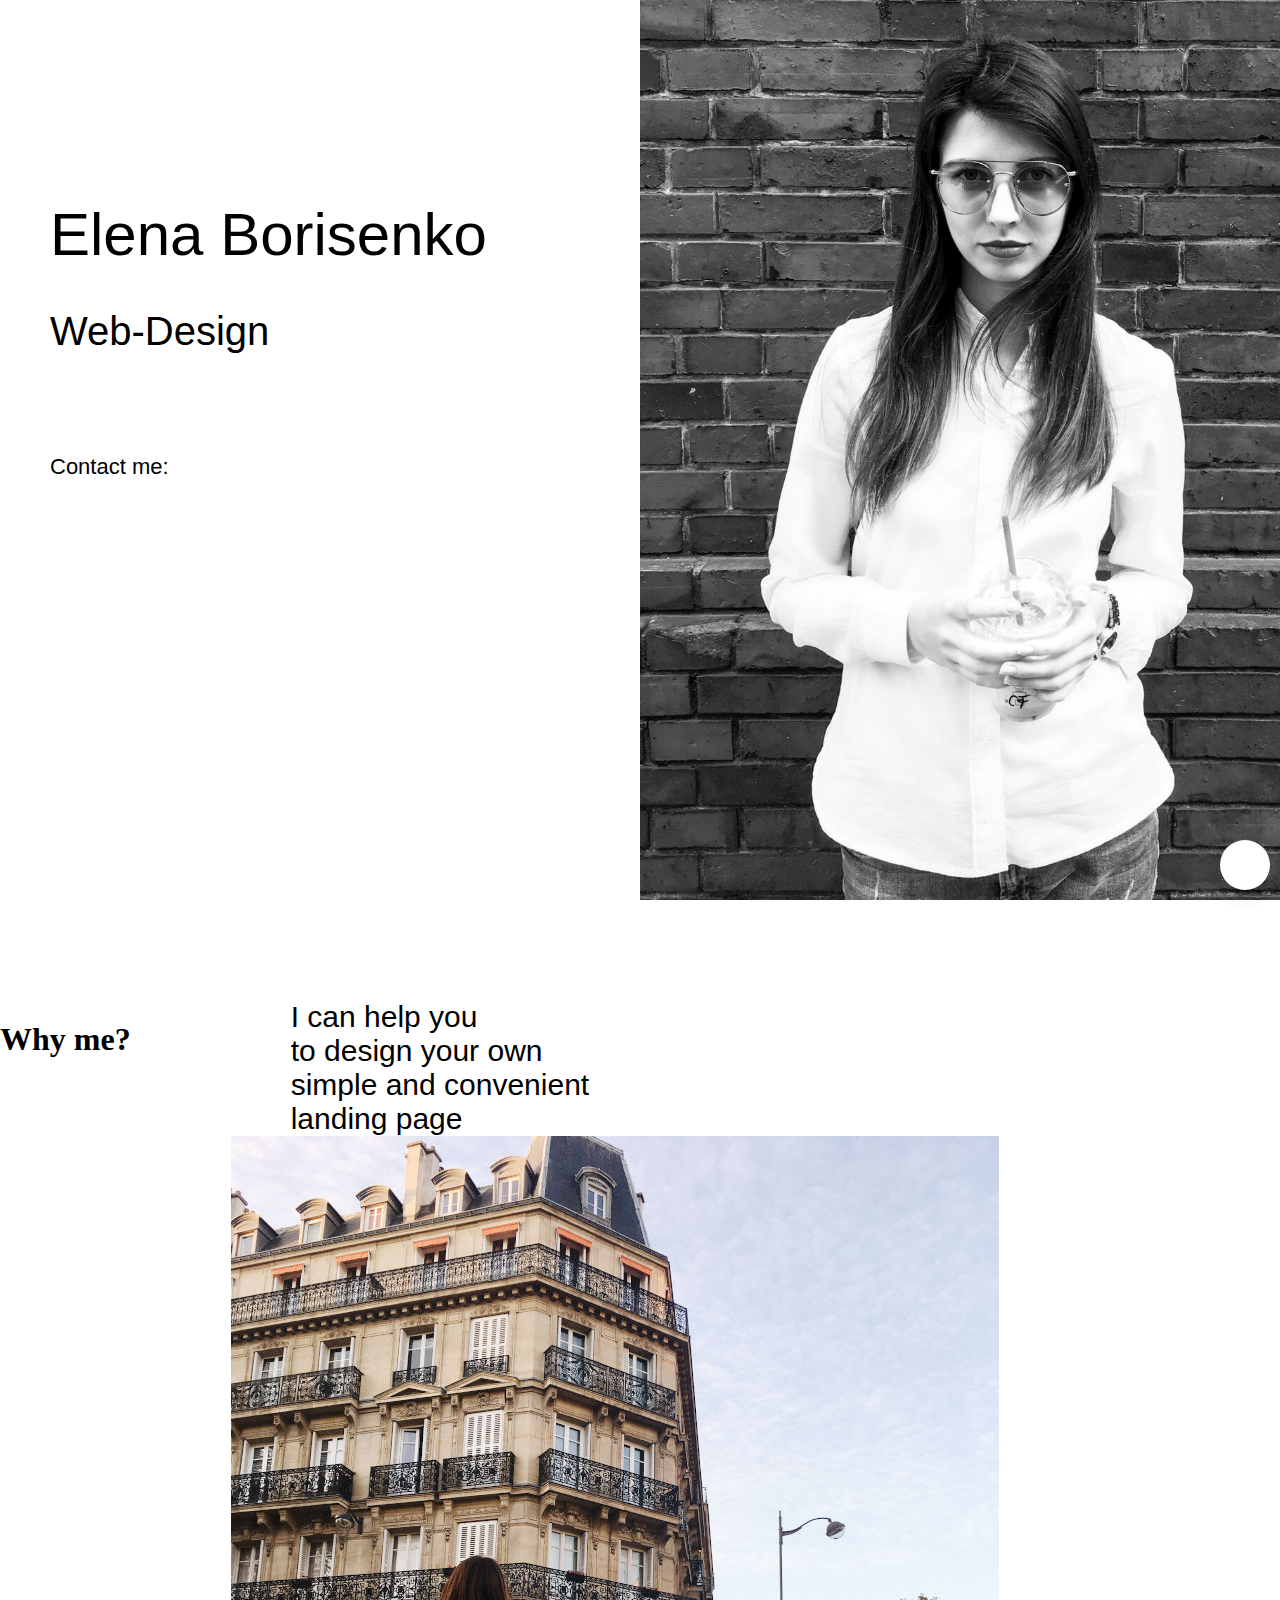
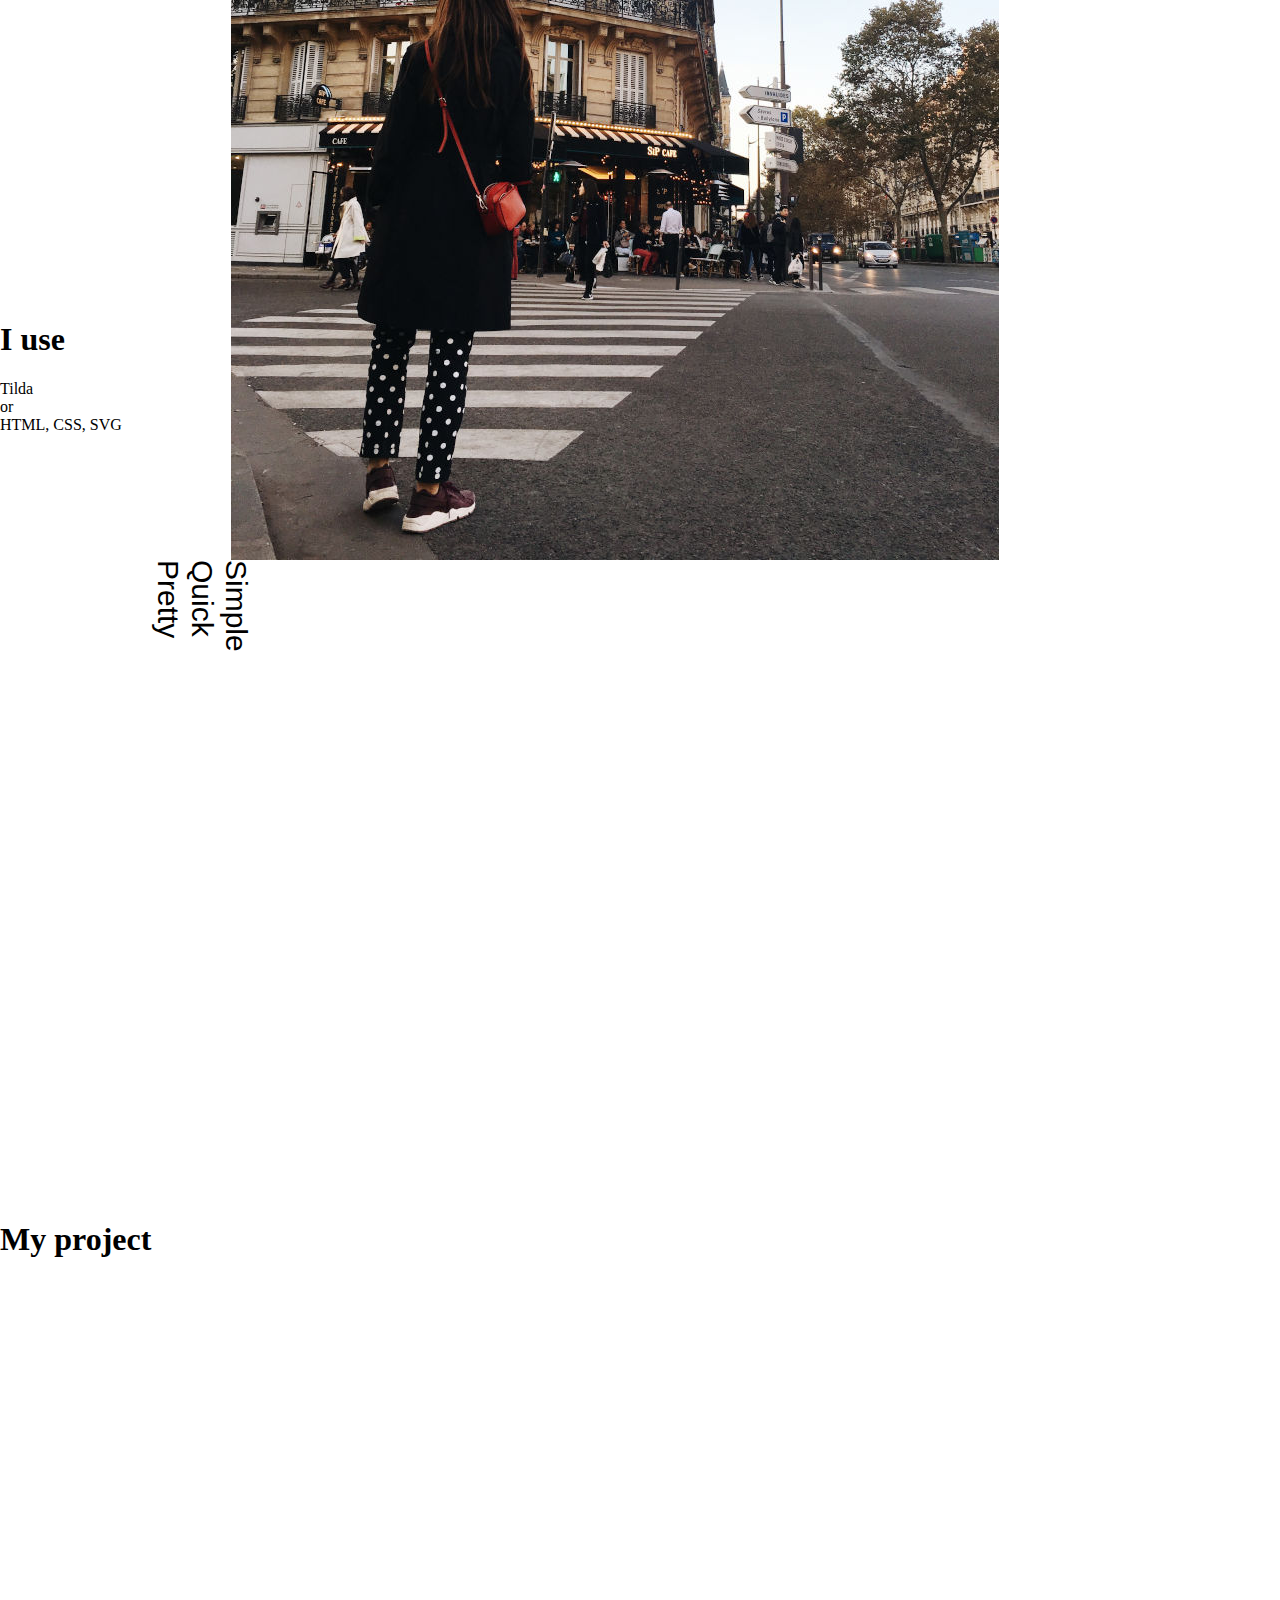
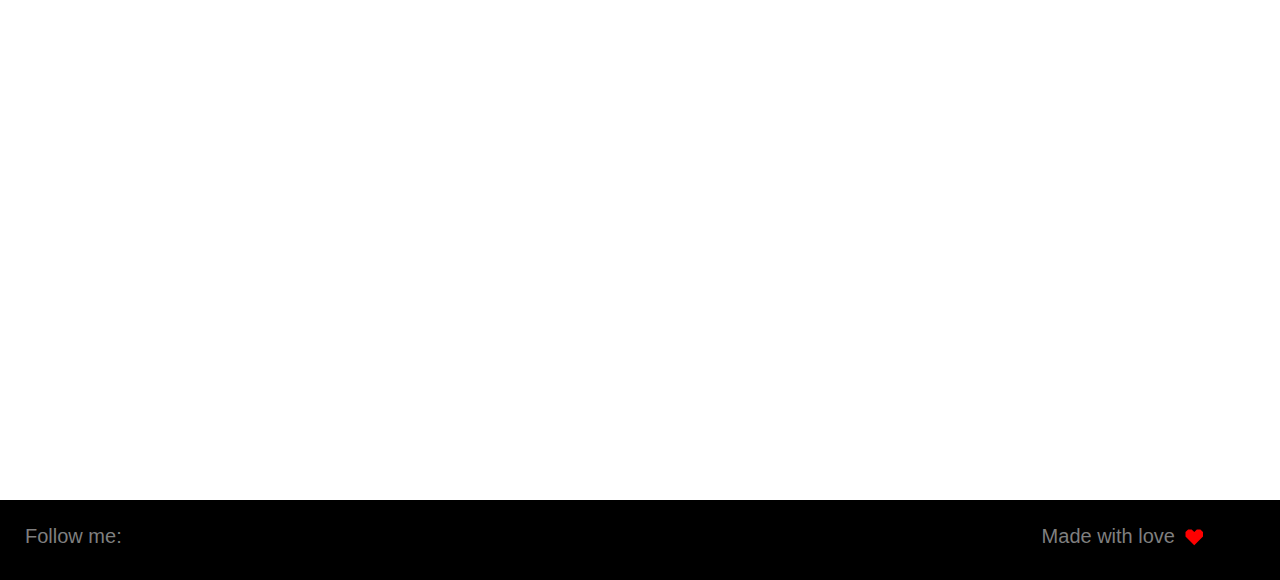
<file: landing.html>
<!doctype html>
<html>
<link rel="stylesheet" href="landing.css">

<head>
  <meta charset="utf-8">
  <title> Landing </title>
  <meta name="viewport" content="width=device-width, initial-scale=1.0">
</head>

<body>
  <div class="main block">
    <div class="aboutme">
      <p>Elena Borisenko </p>
      <p>Web-Design</p>
      <div class="contacts"> Contact me:
        <a class="button" href="mailto:helena.bo1993@gmail.com?subject=Order a web design&body=Hi Elena!" target="_blank"><i class="icon mail"></i></a>
        <a class="button" href="https://t.me/elen_bo" target="_blank"><i class="icon telegram"></i></a>
      </div>
    </div>
    <div class="myphoto"> </div>
  </div>
  <div class="whyme block">
    <h1>Why me?</h1>
    <div class="container wm">
      <div class="information"> I can help you <br>
        to design your own <br>
        simple and convenient <br>
        landing page </div>
     <img src="paris.JPG" class="picture">
      <div class="rules">
        Simple<br>
        Quick<br>
        Pretty<br>
      </div>
    </div>
  </div>
  <div class="use block">
    <div class="skills">
      <h1>I use</h1>
      Tilda<br>
      <span>or</span>
      <div class="skills_row">
      HTML,
      CSS,
      SVG
      </div>
    </div>
  </div>
  <div class="project block">
    <h1>My project</h1>
    <div class="container">
      <div class="scrin foto1"></div>
      <div class="scrin foto2"></div>
      <div class="scrin foto3"></div>
    </div>
  </div>
  <div class="footer">
    <div class="socialnetworks">Follow me:
      <a class="button" href="https://www.instagram.com/_elen_bo_/" target="_blank"><i class="icon instagram"></i></a>
      <a class="button VK" href="https://vk.com/tales_no_more" target="_blank"><i class="icon vk"></i></a>
    </div>
    <div class="madewithlove">Made with love
      <svg class="spin"  viewBox="40 35 200 200">
        <polygon style="stroke-linejoin:miter;fill: red;"
          points="100 100, 150 150, 200 100, 200 75, 185 60, 165 60, 150 75, 135 60, 115 60, 100 75, 100 100" />
      </svg>
    </div>
 
   
    <a class="permanentbutton" href="mailto:helena.bo1993@gmail.com?subject=Order a web design&body=Hi Elena!" target="_blank"><i class="icon mail"></i></a>
  
</body>

</html>
</file>
<file: landing.css>
@font-face {
  font-display: swap;
}

body, html {
  height: 100%;
  width: 100%;
  margin: 0;
}

.block {
  display: flex;
  flex-direction: row;
  width: 100%;
  height: 100vh;
}

.aboutme {
  width: 50%;
}

.myphoto {
  width: 50%;
  background-image: url(main.jpg);
  background-size: cover;
}

.aboutme p {
  font-size: 40px;
  margin-bottom: 20px;
  font-family: 'Roboto', sans-serif;
  font-weight: 100;
  padding-left: 50px;
}

.aboutme p:first-child {
  font-size: 60px;
  margin-top: 200px;
  font-family: 'Roboto', sans-serif;
  font-weight: 300;
}

.contacts {
  font-size: 22px;
  margin-top: 100px;
  font-family: 'Roboto', sans-serif;
  font-weight: 300;
  padding-left: 50px;
}

.whyme {
  padding-top: 100px;
}

.whyme .picture {
  margin-left: 100px;
}

.picture {
  display: flex;
  flex-direction: row;
}

.picture img {
  width: 320px;
  height: 435px;
}

.information {
  font-family: 'Roboto', sans-serif;
  font-weight: 300;
  font-size: 30px;
  margin-left: 160px;
}

.rules {
  list-style: none;
  font-size: 30px;
  font-family: 'Roboto', sans-serif;
  font-weight: 100;
  writing-mode: vertical-rl;
  margin-left: 20px;
}

.one {
  grid-area: a;
}

.two {
  grid-area: b;
}

.three {
  grid-area: c;
}

.four {
  grid-area: d;
}

.five {
  grid-area: e;
}

.wrapper {
  display: grid;
  grid-template-columns: repeat(10, 1fr);
  grid-template-rows: repeat(3, 200px);
  grid-template-areas: "a a a b b b b b b b" "a a a c c c c e e e" "d d d d d d d e e e";
  grid-gap: 10px;
  max-width: 850px;
  margin: auto;
  padding-bottom: 100px;
}

.three {
  background: black;
  font-family: 'Roboto', sans-serif;
  font-weight: 400;
  color: white;
  font-size: 18px;
  display: flex;
  align-items: center;
  justify-content: center;
}

.wrapper img {
  filter: grayscale(90%);
  width: 100%;
  height: 100%;
  background-position: center center;
  background-repeat: no-repeat;
  overflow: hidden;
}

.wrapper img:hover {
  filter: grayscale(0%);
  cursor: pointer;
}

.footer {
  height: 80px;
  width: 100%;
  background: black;
  color: #7f7f7f;
  font-size: 20px;
  font-family: 'Roboto', sans-serif;
  font-weight: 300;
  display: flex;
  flex-direction: row;
  justify-content: space-between;
}

.socialnetworks, .madewithlove {
  margin: 25px;
}

.madewithlove {
  display: flex;
  flex-direction: row;
  margin-right: 70px;
}

.spin {
  animation: beat 0.8s linear infinite;
  width: 35px;
  height: 35px;
}

@keyframes beat {
  30% {
    transform: scale(1.3)
  }
}

.button {
  display: inline-block;
  vertical-align: center;
  text-decoration: none;
  margin-left: 5px;
}

/*
 * Social network icons
 */

.fab.fa-vk, .fab.fa-instagram {
  color: white;
}

.fab.fa-telegram-plane, .fas.fa-envelope {
  color: black;
}

.permanentbutton {
  background: white;
  width: 50px;
  height: 50px;
  border-radius: 60px;
  z-index: 10;
  position: fixed;
  bottom: 10px;
  right: 10px;
  display: flex;
  align-items: center;
  justify-content: center;
  box-shadow: 0 6px 18px 0 rgba(17, 17, 17, .13);
  text-decoration: none;
}

/* Media */

@media (min-width: 1224px) and (max-width: 1823px) {
  /* div {
    border: 1px solid blue;
  }  */
}

@media (min-width: 1824px) {
  /* div {
    border: 1px solid yellow;
  }  */
  .aboutme p {
    font-size: 60px;
    margin-bottom: 50px;
    padding-left: 100px;
  }
  .aboutme p:first-child {
    font-size: 80px;
    margin-top: 300px;
  }
  .contacts {
    font-size: 25px;
    margin-top: 300px;
    padding-left: 100px;
  }
  .whyme {
    padding-top: 150px;
  }
  .whyme .picture {
    margin-left: 100px;
  }
  .picture img {
    width: 518px;
    height: 685px;
  }
  .information {
    font-size: 40px;
    margin-left: 340px;
  }
  .rules {
    font-size: 35px;
    margin-left: 20px;
  }
  .wrapper {
    max-width: 1000px;
    grid-template-rows: repeat(3, 300px);
  }
}

@media screen and (min-width: 768px) and (max-width: 1223px) and (orientation: portrait) {
   /* div {
    border: 1px solid green;
  }   */
  .container.wm {
    display: flex;
    flex-direction: column;
  }
  .block {
    display: flex;
    flex-direction: column;
  }
  .main {
    display: flex;
    flex-direction: column-reverse;
  }
  .aboutme {
    width: 100%;
    height: 30%;
  }
  .aboutme p:first-child {
    margin-top: 30px;
    font-size: 40px;
  }
  .myphoto {
    width: 100%;
    height: 70%;
  }
  .information {
    margin-top: 50px;
    margin-left: 100px;
  }
}

@media screen and (max-width: 480px) and (max-height:811px) {
  /* div {
    border: 1px solid orange;
  }  */
  .block {
    display: flex;
    flex-direction: column;
  }
  .main {
    display: flex;
    flex-direction: column-reverse;
  }
  .aboutme {
    width: 100%;
    height: 50%;
  }
  .aboutme p:first-child {
    margin-top: 30px;
    font-size: 40px;
  }
  .myphoto {
    width: 100%;
    height: 50%;
  }
  .container {
    display: flex;
    flex-direction: column;
  }
  .aboutme p {
    font-size: 40px;
  }
  .contacts {
    margin-top: 30px;
  }
  .whyme {
    margin-top: 0px;
  }
  .whyme .picture {
    margin-left: 10px;
  }
  .rules {
    font-size: 25px;
    margin-left: 10px;
  }
  .picture img {
    width: 300px;
    max-width: 100%;
  }
  .information {
    font-size: 20px;
    margin-top: 50px;
    margin-left: 10px;
  }
  .wrapper {
    grid-template-columns: repeat(2, 50%);
    grid-auto-rows: minmax(100px, auto);
    /* grid-template-rows: 450px 200px 300px 200px 300px ; */
    grid-template-areas: "b b" "a c" "a e" "d d";
    grid-gap: 5px;
    margin-left: 10px;
    margin-right: 10px;
  }
  .three {
    text-align: center;
    padding: 10px;
  }
  .footer {
    font-size: 17px;
    height: 60px;
  }
  .socialnetworks, .madewithlove {
    margin: 20px;
  }
  .madewithlove {
    margin-right: 20px;
  }
  .permanentbutton {
    bottom: 40px;
  }
}

@media screen and (max-width: 480px) and (min-height:812px) and (max-height:1024px) {
  /* div {
    border: 1px solid red;
  }  */
  .block {
    display: flex;
    flex-direction: column;
  }
  .main {
    display: flex;
    flex-direction: column-reverse;
  }
  .aboutme {
    width: 100%;
    height: 50%;
  }
  .aboutme p:first-child {
    margin-top: 50px;
  }
  .myphoto {
    width: 100%;
    height: 50%;
  }
  .container {
    display: flex;
    flex-direction: column;
  }
  .aboutme p {
    font-size: 40px;
  }
  .contacts {
    margin-top: 50px;
  }
 
  .whyme.block {
    height: 85vh;
  }
  .whyme .picture {
    margin-left: 10px;
  }
  .rules {
    font-size: 25px;
    margin-left: 10px;
  }
  .picture img {
    max-width: 100%;
  }
  .information {
    font-size: 25px;
    margin-top: 50px;
    margin-left: 10px;
  }
  .wrapper {
    grid-template-columns: repeat(2, 50%);
    grid-auto-rows: minmax(100px, auto);
    grid-template-areas: "b b" "a c" "a e" "d d";
    grid-gap: 5px;
    margin-left: 10px;
    margin-right: 10px;
  
  }
  .three {
    text-align: center;
    padding: 10px;
  }
  .footer {
    font-size: 17px;
    height: 60px;
  }
  .socialnetworks, .madewithlove {
    margin: 20px;
  }
  .madewithlove {
    margin-right: 20px;
  }
  .permanentbutton {
    bottom: 40px;
    right: 35px;
  }
}

@media screen and (max-width: 479px) and (max-height:811px) and (-webkit-device-pixel-ratio: 2) {
   /* div {
    border: 1px solid violet;
  }   */
  .block {
    display: flex;
    flex-direction: column;
  }
  .main {
    display: flex;
    flex-direction: column-reverse;
  }
  .aboutme {
    width: 100%;
    height: 50%;
  }
  .aboutme p:first-child {
    margin-top: 50px;
  }
  .myphoto {
    width: 100%;
    height: 50%;
  }
  .container {
    display: flex;
    flex-direction: column;
  }
  .aboutme p {
    font-size: 40px;
  }
  .contacts {
    margin-top: 50px;
  }

  .whyme.block {
    height: 80vh;
  }
  .whyme {
    padding-bottom: 100px;

  }
  .whyme .picture {
    margin-left: 10px;
  }
  
  .rules {
    font-size: 27px;
    margin-left: 10px;
  }
  .picture img {
    width: 350px;
    height: 470px;
    max-width: 100%;
  }
  .information {
    font-size: 25px;
    margin-top: 50px;
    margin-left: 10px;
  }
  .wrapper {
    grid-template-columns: repeat(2, 50%);
    grid-auto-rows: minmax(100px, auto);
    grid-template-areas: "b b" "a c" "a e" "d d";
    grid-gap: 5px;
    margin-left: 10px;
    margin-right: 10px;
    
  }
  .three {
    text-align: center;
    padding: 10px;
  }
  .footer {
    font-size: 15px;
    height: 60px;
  }
  .socialnetworks, .madewithlove {
    margin: 10px;
  }
  .madewithlove {
    margin-right: 20px;
  }
  .permanentbutton {
    bottom: 40px;
  }
}

@media screen and (max-width: 768px) and (-webkit-device-pixel-ratio: 2) and (orientation: landscape) {
   /* div {
    border: 1px solid gray;
  }   */
  .aboutme p:first-child {
    margin-top: 20px;
    font-size: 40px;
  }
  .aboutme p {
    font-size: 35px;
  }
  .contacts {
    margin-top: 20px;
  }
  .information {
    font-size: 25px;
  }
}

@media screen and (max-width: 768px) and (orientation: landscape) {
  /* div {
    border: 1px solid gray;
  }   */
  .aboutme p:first-child {
    margin-top: 20px;
    font-size: 40px;
  }
  .aboutme p {
    font-size: 35px;
  }
  .contacts {
    margin-top: 20px;
  }
  .information {
    font-size: 25px;
  }
}

@media screen and (min-width: 768px) and (max-width: 1023px) and (orientation: landscape) {
  /* div {
    border: 1px solid green;
  }   */
  .aboutme p:first-child {
    margin-top: 100px;
    font-size: 40px;
  }
  .contacts {
    margin-top: 50px;
  }
  .information {
    font-size: 25px;
  }
}
</file>
